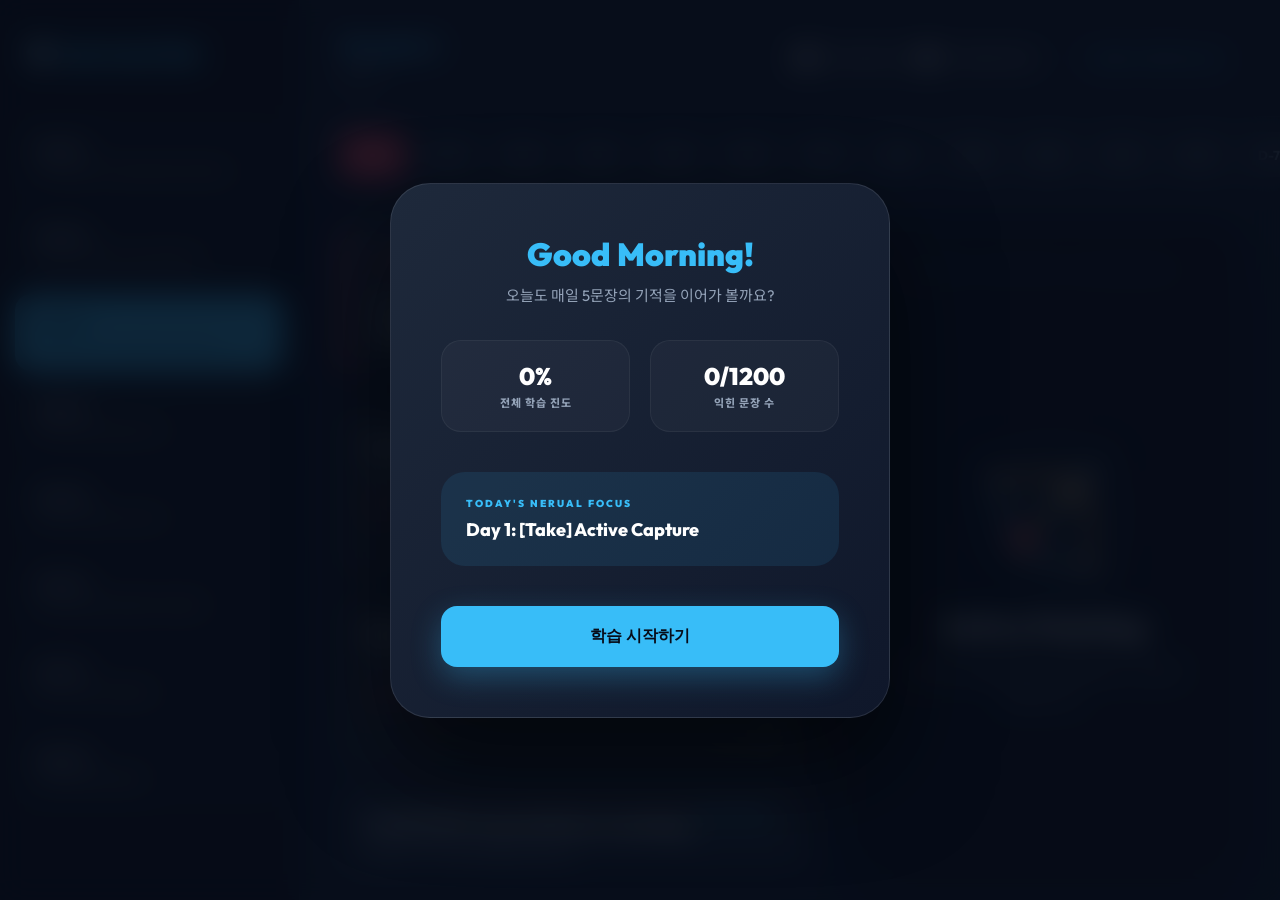
<file: master/index.html>
<!DOCTYPE html>
<html lang="ko">
<head>
    <meta charset="UTF-8">
    <meta name="viewport" content="width=device-width, initial-scale=1.0">
    <title>365 English Master Dashboard</title>
    <link rel="stylesheet" href="https://cdnjs.cloudflare.com/ajax/libs/font-awesome/6.4.0/css/all.min.css">
    <style>
        @import url('https://fonts.googleapis.com/css2?family=Outfit:wght@300;400;700;900&family=Noto+Sans+KR:wght@300;400;700;900&display=swap');

        :root {
            --primary: #38bdf8;
            --secondary: #f43f5e;
            --bg-deep: #070c18;
            --bg-main: #0f172a;
            --card-bg: #1e293b;
            --text-main: #f8fafc;
            --text-dim: #94a3b8;
        }

        * { box-sizing: border-box; margin: 0; padding: 0; }
        body {
            background-color: var(--bg-main);
            color: var(--text-main);
            font-family: 'Outfit', 'Noto Sans KR', sans-serif;
            display: flex;
            height: 100vh;
            overflow: hidden;
        }

        /* Sidebar */
        .sidebar {
            width: 300px;
            background: var(--bg-deep);
            border-right: 1px solid rgba(255,255,255,0.05);
            display: flex;
            flex-direction: column;
            flex-shrink: 0;
        }

        .logo-area {
            padding: 40px 25px;
            font-size: 24px;
            font-weight: 900;
            color: var(--primary);
            letter-spacing: -0.5px;
            display: flex;
            align-items: center;
            gap: 12px;
        }

        #month-list {
            flex: 1;
            padding: 10px 15px;
            overflow-y: auto;
        }

        .month-item {
            display: flex;
            flex-direction: column;
            padding: 18px 20px;
            border-radius: 16px;
            margin-bottom: 10px;
            background: rgba(255,255,255,0.02);
            border: 1px solid rgba(255,255,255,0.05);
            cursor: pointer;
            transition: all 0.3s cubic-bezier(0.4, 0, 0.2, 1);
        }

        .month-item:hover {
            background: rgba(56,189,248,0.08);
            border-color: var(--primary);
        }

        .month-item.active {
            background: var(--primary);
            color: var(--bg-deep);
            border-color: var(--primary);
            box-shadow: 0 10px 20px rgba(56,189,248,0.2);
        }

        .month-item span:first-child { font-size: 14px; font-weight: 800; }
        .month-item span:last-child { font-size: 11px; opacity: 0.7; margin-top: 4px; }

        /* Main Dashboard */
        .main-dashboard {
            flex: 1;
            display: flex;
            flex-direction: column;
            overflow: hidden;
        }

        header {
            padding: 30px 40px;
            display: flex;
            justify-content: space-between;
            align-items: center;
            border-bottom: 1px solid rgba(255,255,255,0.05);
        }

        .header-title h2 { font-size: 26px; font-weight: 900; color: var(--primary); }
        .header-title p { font-size: 14px; color: var(--text-dim); margin-top: 5px; font-weight: 500; }

        /* Day Selector */
        .day-selector {
            padding: 15px 40px;
            display: flex;
            gap: 10px;
            overflow-x: auto;
            white-space: nowrap;
            scrollbar-width: none;
            flex-shrink: 0;
            background: rgba(255,255,255,0.01);
        }

        .day-btn {
            min-width: 65px;
            height: 45px;
            display: flex;
            align-items: center;
            justify-content: center;
            border-radius: 12px;
            background: var(--card-bg);
            font-size: 13px;
            font-weight: 700;
            color: var(--text-dim);
            cursor: pointer;
            transition: all 0.2s;
            border: 1px solid transparent;
        }

        .day-btn.active {
            background: var(--secondary);
            color: white;
            box-shadow: 0 8px 15px rgba(244,63,94,0.3);
        }

        /* Content Sections */
        .content {
            flex: 1;
            display: flex;
            padding: 30px 40px;
            gap: 30px;
            overflow: hidden;
        }

        .learning-path {
            flex: 1.2;
            overflow-y: auto;
            padding-right: 10px;
        }

        .essence-box {
            background: linear-gradient(135deg, #1e293b 0%, #0f172a 100%);
            padding: 30px;
            border-radius: 24px;
            margin-bottom: 25px;
            border-left: 6px solid var(--secondary);
            box-shadow: 0 15px 35px rgba(0,0,0,0.2);
        }

        .essence-box h3 { font-size: 18px; color: var(--secondary); margin-bottom: 15px; letter-spacing: -0.5px; }
        .essence-box p { font-size: 20px; font-weight: 800; line-height: 1.5; color: var(--text-main); }

        .sentence-card {
            background: var(--card-bg);
            border-radius: 20px;
            padding: 25px;
            margin-bottom: 15px;
            border: 1px solid rgba(255,255,255,0.05);
            cursor: pointer;
            transition: all 0.3s;
            position: relative;
            overflow: hidden;
        }

        .sentence-card:hover { transform: translateY(-3px); border-color: var(--primary); }
        .sentence-card.active { border-color: var(--secondary); background: rgba(244,63,94,0.03); }

        .tag {
            position: absolute;
            top: 20px;
            right: 25px;
            font-size: 10px;
            font-weight: 900;
            padding: 5px 12px;
            background: rgba(56,189,248,0.1);
            color: var(--primary);
            border-radius: 20px;
            text-transform: uppercase;
            letter-spacing: 1px;
        }

        .sentence-en { font-size: 22px; font-weight: 800; margin-bottom: 10px; }
        .sentence-kr { font-size: 15px; color: var(--text-dim); margin-bottom: 8px; }
        .sentence-nuance { font-size: 13px; color: var(--secondary); font-weight: 700; }

        /* Neural Mastery Dashboard (Right) */
        .mastery-panel {
            flex: 0.8;
            background: var(--bg-deep);
            border-radius: 30px;
            display: flex;
            flex-direction: column;
            padding: 40px;
            box-shadow: 0 30px 60px rgba(0,0,0,0.5);
            position: relative;
            border: 1px solid rgba(255,255,255,0.03);
        }

        .panel-title {
            font-size: 11px;
            font-weight: 900;
            letter-spacing: 4px;
            color: #334155;
            text-align: center;
            margin-bottom: 60px;
        }

        .visual-container {
            flex: 1;
            display: flex;
            flex-direction: column;
            align-items: center;
            justify-content: center;
            text-align: center;
        }

        .v-icon {
            font-size: 100px;
            margin-bottom: 30px;
            filter: drop-shadow(0 0 30px rgba(56,189,248,0.3));
            animation: vibe 4s infinite ease-in-out;
        }

        @keyframes vibe {
            0%, 100% { transform: scale(1); }
            50% { transform: scale(1.1) rotate(5deg); }
        }

        .v-title { font-size: 28px; font-weight: 900; color: var(--text-main); margin-bottom: 15px; }
        .v-desc { font-size: 16px; color: var(--text-dim); line-height: 1.7; word-break: keep-all; }

        .neural-mapping {
            margin-top: 40px;
            width: 100%;
            padding: 25px;
            background: rgba(255,255,255,0.02);
            border-radius: 20px;
            display: none;
            animation: slideUp 0.5s ease;
        }

        @keyframes slideUp {
            from { opacity: 0; transform: translateY(20px); }
            to { opacity: 1; transform: translateY(0); }
        }

        .map-label { font-size: 10px; font-weight: 900; color: var(--primary); letter-spacing: 2px; margin-bottom: 10px; }
        .map-val { font-size: 20px; font-weight: 900; color: white; }

        .voice-btn {
            position: absolute;
            bottom: 20px;
            right: 20px;
            background: none;
            border: none;
            font-size: 22px;
            cursor: pointer;
            opacity: 0.5;
            transition: all 0.2s ease;
            line-height: 1;
            padding: 4px;
            border-radius: 8px;
        }
        .voice-btn:hover {
            opacity: 1;
            transform: scale(1.25);
            background: rgba(56,189,248,0.12);
        }
        .voice-btn.speaking {
            opacity: 1;
            animation: speakPulse 0.6s infinite alternate ease-in-out;
        }
        @keyframes speakPulse {
            from { transform: scale(1); }
            to   { transform: scale(1.3); }
        }
        .gender-badge {
            position: absolute;
            bottom: 20px;
            right: 60px;
            font-size: 11px;
            font-weight: 800;
            letter-spacing: 1px;
            opacity: 0.35;
            color: var(--text-dim);
        }

        /* Daily Briefing Modal */
        #briefing-overlay {
            position: fixed;
            top: 0; left: 0; width: 100%; height: 100%;
            background: rgba(7, 12, 24, 0.85);
            backdrop-filter: blur(15px);
            z-index: 1000;
            display: flex;
            align-items: center;
            justify-content: center;
            opacity: 0;
            visibility: hidden;
            transition: all 0.5s cubic-bezier(0.4, 0, 0.2, 1);
        }
        #briefing-overlay.active {
            opacity: 1;
            visibility: visible;
        }
        .briefing-card {
            background: linear-gradient(135deg, #1e293b 0%, #0f172a 100%);
            width: 500px;
            padding: 50px;
            border-radius: 40px;
            border: 1px solid rgba(255,255,255,0.1);
            text-align: center;
            box-shadow: 0 50px 100px rgba(0,0,0,0.6);
            transform: translateY(30px) scale(0.95);
            transition: all 0.6s cubic-bezier(0.34, 1.56, 0.64, 1);
        }
        #briefing-overlay.active .briefing-card {
            transform: translateY(0) scale(1);
        }
        .briefing-card h1 { font-size: 32px; font-weight: 900; color: var(--primary); margin-bottom: 10px; }
        .briefing-card p.sub { color: var(--text-dim); margin-bottom: 35px; font-size: 15px; }
        .stats-grid { display: grid; grid-template-columns: 1fr 1fr; gap: 20px; margin-bottom: 40px; }
        .stat-box { background: rgba(255,255,255,0.03); padding: 20px; border-radius: 20px; border: 1px solid rgba(255,255,255,0.05); }
        .stat-val { font-size: 24px; font-weight: 900; color: white; display: block; }
        .stat-lbl { font-size: 11px; font-weight: 800; color: var(--text-dim); letter-spacing: 1px; margin-top: 5px; }
        .today-focus { background: rgba(56,189,248,0.1); padding: 25px; border-radius: 24px; margin-bottom: 40px; text-align: left; }
        .focus-hdr { font-size: 10px; font-weight: 900; color: var(--primary); letter-spacing: 2px; margin-bottom: 8px; }
        .focus-title { font-size: 18px; font-weight: 800; color: white; }
        .start-btn { 
            width: 100%; padding: 20px; border-radius: 16px; border: none; 
            background: var(--primary); color: var(--bg-deep); font-size: 16px; 
            font-weight: 900; cursor: pointer; transition: all 0.3s;
            box-shadow: 0 10px 30px rgba(56,189,248,0.3);
        }
        .start-btn:hover { transform: translateY(-5px); box-shadow: 0 15px 40px rgba(56,189,248,0.5); }

        /* Progress checkmarks */
        .day-btn.completed { border: 1px solid #10b981 !important; color: #10b981 !important; position: relative; }
        .day-btn.completed::after { content: '✓'; position: absolute; top: -5px; right: -5px; background: #10b981; color: white; font-size: 8px; width: 14px; height: 14px; border-radius: 50%; display: flex; align-items: center; justify-content: center; border: 1px solid var(--bg-main); }
        .sentence-card.completed { border-left: 4px solid #10b981; background: rgba(16, 185, 129, 0.05); }

        @keyframes cardFadeIn {
            from { opacity: 0; transform: translateY(10px); }
            to { opacity: 1; transform: translateY(0); }
        }
        .sentence-card {
            animation: cardFadeIn 0.5s ease forwards;
        }

        /* Mobile Responsive */
        @media (max-width: 768px) {
            body { flex-direction: column; height: auto; overflow: visible; }
            .sidebar { width: 100%; max-height: 250px; border-right: none; border-bottom: 1px solid rgba(255,255,255,0.05); flex-shrink: 0; }
            .logo-area { padding: 20px 25px; }
            .main-dashboard { overflow: visible; }
            .content { flex-direction: column; padding: 20px; gap: 20px; }
            .mastery-panel { padding: 30px 20px; }
            .briefing-card { width: 90%; padding: 30px 20px; }
            header { padding: 20px; }
            .day-selector { padding: 10px 20px; }
            .learning-path { padding-right: 0; overflow-y: visible; }
            .essence-box { padding: 20px; }
            .stats-grid { grid-template-columns: 1fr; gap: 10px; margin-bottom: 25px; }
        }

        /* Hide Toggles & Blur */
        .right-controls {
            display: flex;
            align-items: center;
            gap: 20px;
        }
        .study-toggles {
            display: flex;
            gap: 15px;
            background: rgba(255,255,255,0.05);
            padding: 8px 15px;
            border-radius: 20px;
        }
        .toggle-label {
            display: flex;
            align-items: center;
            gap: 8px;
            cursor: pointer;
            font-size: 13px;
            font-weight: 700;
            color: var(--text-dim);
            user-select: none;
            transition: color 0.2s;
        }
        .toggle-label:hover { color: white; }
        .toggle-label input { display: none; }
        .toggle-btn {
            width: 36px;
            height: 20px;
            background: rgba(255,255,255,0.1);
            border-radius: 10px;
            position: relative;
            transition: background 0.3s;
        }
        .toggle-btn::after {
            content: '';
            position: absolute;
            top: 2px; left: 2px;
            width: 16px; height: 16px;
            background: white;
            border-radius: 50%;
            transition: transform 0.3s cubic-bezier(0.4, 0.0, 0.2, 1);
        }
        .toggle-label input:checked + .toggle-btn { background: var(--primary); }
        .toggle-label input:checked + .toggle-btn::after { transform: translateX(16px); }

        body.hide-en-mode .sentence-en {
            filter: blur(8px);
            opacity: 0.5;
            transition: all 0.3s;
        }
        body.hide-en-mode .sentence-en:hover { filter: blur(0); opacity: 1; }

        body.hide-ko-mode .sentence-kr {
            filter: blur(6px);
            opacity: 0.5;
            transition: all 0.3s;
        }
        body.hide-ko-mode .sentence-kr:hover { filter: blur(0); opacity: 1; }

        /* Star Bookmark */
        .star-btn {
            position: absolute;
            top: 15px;
            right: 80px;
            background: none;
            border: none;
            font-size: 20px;
            color: var(--text-dim);
            cursor: pointer;
            transition: all 0.2s;
            opacity: 0.3;
        }
        .star-btn:hover { opacity: 0.8; transform: scale(1.1); }
        .star-btn.starred {
            color: #fbbf24;
            opacity: 1;
            filter: drop-shadow(0 0 5px rgba(251,191,36,0.5));
        }
    </style>
</head>
<body>
    <div id="briefing-overlay">
        <div class="briefing-card">
            <h1 id="brief-welcome">Good Morning!</h1>
            <p class="sub">오늘도 매일 5문장의 기적을 이어가 볼까요?</p>
            
            <div class="stats-grid">
                <div class="stat-box">
                    <span class="stat-val" id="stat-total-progress">0%</span>
                    <span class="stat-lbl">전체 학습 진도</span>
                </div>
                <div class="stat-box">
                    <span class="stat-val" id="stat-learned-count">0/1200</span>
                    <span class="stat-lbl">익힌 문장 수</span>
                </div>
            </div>

            <div class="today-focus">
                <div class="focus-hdr">TODAY'S NERUAL FOCUS</div>
                <div class="focus-title" id="brief-today-target">Day 1: [Take] 본질 체화</div>
            </div>

            <button class="start-btn" onclick="closeBriefing()">학습 시작하기</button>
        </div>
    </div>

    <div class="sidebar">
        <div class="logo-area">💎 365 MASTER</div>
        <div id="month-list"></div>
    </div>

    <div class="main-dashboard">
        <header>
            <div class="header-title">
                <h2 id="current-month-name">Month 1</h2>
                <p id="current-day-num">Day 1</p>
            </div>
            <div class="right-controls">
                <div class="study-toggles">
                    <label class="toggle-label">
                        <input type="checkbox" id="toggle-en" onchange="document.body.classList.toggle('hide-en-mode', this.checked)">
                        <div class="toggle-btn"></div> 영어 가리기
                    </label>
                    <label class="toggle-label">
                        <input type="checkbox" id="toggle-ko" onchange="document.body.classList.toggle('hide-ko-mode', this.checked)">
                        <div class="toggle-btn"></div> 한국어 가리기
                    </label>
                </div>
                <a href="../index.html" style="color: var(--primary); font-weight: 700; text-decoration: none; border: 1px solid rgba(56,189,248,0.3); padding: 8px 16px; border-radius: 20px; font-size: 14px; transition: all 0.2s;" onmouseover="this.style.background='rgba(56,189,248,0.1)';" onmouseout="this.style.background='transparent';">← Back to 365 Course</a>
            </div>
        </header>

        <div class="day-selector" id="day-selector"></div>

        <div class="content">
            <div class="learning-path">
                <div class="essence-box">
                    <h3 id="core-verb-label">VERB: TAKE</h3>
                    <p id="governing-phrase">외부의 것을 내 의지로 '포획'하여 소유의 영역으로 끌어오다</p>
                </div>
                <div id="sentence-container"></div>
            </div>

            <div class="mastery-panel">
                <div class="panel-title">NEURAL MASTERY DASHBOARD</div>
                <div class="visual-container">
                    <div class="v-icon" id="mastery-icon">🎯</div>
                    <div class="v-title" id="mastery-title">Cognitive Capture</div>
                    <div class="v-desc" id="mastery-desc">대상을 내 소유의 영역으로 확정하는 본능적인 동사적 행위입니다.</div>
                    <div class="neural-mapping" id="neural-mapping">
                        <div class="map-label">NEURAL TARGET</div>
                        <div class="map-val" id="neural-target-val">POINT CAPTURE</div>
                    </div>
                </div>
            </div>
        </div>
    </div>

    <!-- Data files -->
    <script src="data/month1.js"></script>
    <script src="data/month2.js"></script>
    <script src="data/month3.js"></script>
    <script src="data/month4.js"></script>
    <script src="data/month5.js"></script>
    <script src="data/month6.js"></script>
    <script src="data/month7.js"></script>
    <script src="data/month8.js"></script>

    <script>
        
        // Data is now loaded from external JS files
        window.dayData = window.dayData || {};
        
        const monthInfo = [
            { id: 1, name: "Month 1", theme: "4대 핵심 동사 (Take/Get/Have/Make)" },
            { id: 2, name: "Month 2", theme: "공간과 이동 (Go/Come/Put/Set)" },
            { id: 3, name: "Month 3", theme: "인지와 감각 (Look/See/Think/Feel)" },
            { id: 4, name: "Month 4", theme: "이미지 전치사 심층 마스터" },
            { id: 5, name: "Month 5", theme: "고빈도 네이티브 청크 100" },
            { id: 6, name: "Month 6", theme: "Could/Would 정중 표현 프로토콜" },
            { id: 7, name: "Month 7", theme: "유사어 뉘앙스 정밀 튜닝" },
            { id: 8, name: "Month 8", theme: "감정·상황 상태 레이블" }
        ];

        let activeMonth = 3;
        let activeDay = 61;
        let userProgress = JSON.parse(localStorage.getItem('365_progress')) || {};
        let starredSentences = JSON.parse(localStorage.getItem('study_starred_sentences')) || {};

        function toggleStarMaster(evt, key) {
            evt.stopPropagation();
            const btn = evt.currentTarget;
            if (starredSentences[key]) {
                delete starredSentences[key];
                btn.classList.remove('starred');
                btn.innerText = '☆';
            } else {
                starredSentences[key] = true;
                btn.classList.add('starred');
                btn.innerText = '★';
            }
            localStorage.setItem('study_starred_sentences', JSON.stringify(starredSentences));
        }
        if (!userProgress.learnedSentences) userProgress.learnedSentences = {};
        if (!userProgress.completedDays) userProgress.completedDays = [];

        function escapeHTML(str) {
            if (!str) return '';
            return String(str)
                .replace(/&/g, '&amp;')
                .replace(/</g, '&lt;')
                .replace(/>/g, '&gt;')
                .replace(/"/g, '&quot;')
                .replace(/'/g, '&#39;');
        }

        function init() {
            renderMonths();
            let savedDay = parseInt(localStorage.getItem('activeDay'));
            if (isNaN(savedDay) || savedDay < 1 || savedDay > 240) {
                savedDay = 61;
            }
            activeDay = savedDay;
            activeMonth = Math.ceil(activeDay / 30) || 3;
            
            renderDays(activeMonth);
            loadDay(activeDay);
            
            // Show Briefing if not shown this session
            if (!sessionStorage.getItem('briefing_shown')) {
                showBriefing();
            }
        }

        function showBriefing() {
            const overlay = document.getElementById('briefing-overlay');
            let totalSentences = 0;
            for (const d in window.dayData) {
                if (window.dayData[d] && window.dayData[d].sentences) {
                    totalSentences += window.dayData[d].sentences.length;
                }
            }
            if (totalSentences === 0) totalSentences = 1200; // fallback

            const learnedCount = Object.keys(userProgress.learnedSentences).length;
            const progressPct = totalSentences > 0 ? Math.round((learnedCount / totalSentences) * 100) : 0;

            document.getElementById('stat-total-progress').innerText = progressPct + '%';
            document.getElementById('stat-learned-count').innerText = `${learnedCount}/${totalSentences}`;
            
            // Find next target
            let nextDay = 1;
            for(let i=1; i<=240; i++) {
                if(!userProgress.completedDays.includes(i)) {
                    nextDay = i;
                    break;
                }
            }
            const targetData = window.dayData[String(nextDay)];
            if(targetData) {
                document.getElementById('brief-today-target').innerText = `Day ${nextDay}: [${targetData.core}] ${targetData.vT}`;
            }

            overlay.classList.add('active');
        }

        function closeBriefing() {
            document.getElementById('briefing-overlay').classList.remove('active');
            sessionStorage.setItem('briefing_shown', 'true');
        }

        function saveProgress(day, sentenceIdx) {
            const key = `${day}-${sentenceIdx}`;
            if (!userProgress.learnedSentences[key]) {
                userProgress.learnedSentences[key] = true;
                
                // Check if day is completed dynamically
                let dayDone = true;
                const dailyData = window.dayData[String(day)];
                const totalDailySentences = dailyData && dailyData.sentences ? dailyData.sentences.length : 5;
                
                for(let i=0; i<totalDailySentences; i++) {
                    if(!userProgress.learnedSentences[`${day}-${i}`]) {
                        dayDone = false;
                        break;
                    }
                }
                if(dayDone && !userProgress.completedDays.includes(day)) {
                    userProgress.completedDays.push(day);
                }

                localStorage.setItem('365_progress', JSON.stringify(userProgress));
                renderDays(activeMonth); // Refresh checkmarks on buttons
            }
        }

        function renderMonths() {
            const container = document.getElementById('month-list');
            container.innerHTML = '';
            monthInfo.forEach(m => {
                const div = document.createElement('div');
                div.className = `month-item ${m.id === activeMonth ? 'active' : ''}`;
                div.innerHTML = `
                    <div style="display: flex; flex-direction: column;">
                        <span style="font-weight: 700; font-size: 0.9rem; opacity: 0.9;">${m.name}</span>
                        <span style="font-size: 0.75rem; opacity: 0.7;">${m.theme}</span>
                    </div>
                `;
                div.onclick = () => {
                    activeMonth = m.id;
                    renderMonths();
                    renderDays(activeMonth);
                    // Load the first day of the selected month
                    loadDay((activeMonth - 1) * 30 + 1);
                };
                container.appendChild(div);
            });
        }

        function renderDays(m) {
            const container = document.getElementById('day-selector');
            container.innerHTML = '';
            const start = (m - 1) * 30 + 1;
            const end = m * 30;
            for (let d = start; d <= end; d++) {
                const isCompleted = userProgress.completedDays.includes(d);
                const btn = document.createElement('div');
                btn.className = `day-btn ${d === activeDay ? 'active' : ''} ${isCompleted ? 'completed' : ''}`;
                btn.id = 'day-btn-' + d;
                btn.innerText = 'D-' + d;
                btn.onclick = () => loadDay(d);
                container.appendChild(btn);
            }
        }

        function loadDay(d) {
            activeDay = d;
            localStorage.setItem('activeDay', d);
            document.querySelectorAll('.day-btn').forEach(b => b.classList.remove('active'));
            const activeBtn = document.getElementById('day-btn-' + d);
            if (activeBtn) activeBtn.classList.add('active');

            const data = dayData[String(d)] || { governing: "Data not found", sentences: [] };
            
            document.getElementById('current-day-num').innerText = 'Day ' + d;
            document.getElementById('current-month-name').innerText = monthInfo[Math.ceil(d/30)-1].name;
            document.getElementById('core-verb-label').innerText = 'VERB: ' + (data.core || '???').toUpperCase();
            document.getElementById('governing-phrase').innerText = data.governing;
            // Add core verb deep link
            const verbLabel = document.getElementById('core-verb-label');
            if (verbLabel) {
                const coreVerb = (data.core || '').toLowerCase();
                // remove existing link if any
                const existingLink = document.getElementById('verb-deep-link');
                if (existingLink) existingLink.remove();
                
                if (coreVerb) {
                    const link = document.createElement('a');
                    link.id = 'verb-deep-link';
                    link.href = `../index.html?view=verbs&verb=${coreVerb}`;
                    link.target = '_top';
                    link.style = 'margin-left: 15px; font-size: 12px; color: var(--primary); text-decoration: none; border: 1px solid rgba(56,189,248,0.3); padding: 4px 10px; border-radius: 12px; transition: all 0.2s;';
                    link.innerHTML = `💡 ${coreVerb.toUpperCase()} 인지문법 설명 보기`;
                    link.onmouseover = function() { this.style.background = 'rgba(56,189,248,0.1)'; };
                    link.onmouseout = function() { this.style.background = 'transparent'; };
                    verbLabel.appendChild(link);
                }
            }

            // Mastery Box Default
            document.getElementById('mastery-icon').innerText = data.v || "✨";
            document.getElementById('mastery-title').innerText = data.vT || "Essence Discovery";
            document.getElementById('mastery-desc').innerText = data.vD || "지각과 인지의 신경망을 고도화하는 과정입니다.";
            document.getElementById('neural-mapping').style.display = 'none';

            // Sentences
            const container = document.getElementById('sentence-container');
            container.innerHTML = '';
            (data.sentences || []).forEach((s, idx) => {
                const gender = s.g === 'M' ? 'M' : 'F';
                const genderLabel = gender === 'M' ? 'MALE' : 'FEMALE';
                const text = s.txt || s.en || '';
                const isLearned = userProgress.learnedSentences[`${d}-${idx}`];

                const safeText = escapeHTML(text);
                const safeKr = escapeHTML(s.t || s.kr);
                const safeNuance = escapeHTML(s.n || '신경망 매핑 활성화');
                const safeET = escapeHTML(s.eT || 'Target');

                const card = document.createElement('div');
                card.className = `sentence-card ${isLearned ? 'completed' : ''}`;
                card.innerHTML = `
                    <div class="tag">${safeET}</div>
                    <div class="sentence-en" style="padding-right:40px">${safeText}</div>
                    <div class="sentence-kr">${safeKr}</div>
                    <div class="sentence-nuance" style="padding-bottom:36px">${safeNuance}</div>
                    <div class="gender-badge">${genderLabel}</div>
                    <button class="star-btn ${starredSentences[d+'-'+idx] ? 'starred' : ''}" onclick="toggleStarMaster(event, '${d}-${idx}')" title="오답 노트에 저장">${starredSentences[d+'-'+idx] ? '★' : '☆'}</button>
                    <button id="voice-btn-${d}-${idx}" class="voice-btn" title="${genderLabel} 네이티브 스피치 재생" onclick="event.stopPropagation(); saveProgress(${d}, ${idx}); this.closest('.sentence-card').classList.add('completed'); speakSentence('${text.replace(/'/g, "\\'").replace(/"/g, '&quot;')}', '${gender}', 'voice-btn-${d}-${idx}');">🔊</button>
                `;
                card.onclick = () => {
                    saveProgress(d, idx);
                    card.classList.add('completed');
                    document.querySelectorAll('.sentence-card').forEach(c => c.classList.remove('active'));
                    card.classList.add('active');
                    
                    const mTitle = document.getElementById('mastery-title');
                    const mDesc = document.getElementById('mastery-desc');
                    const mapping = document.getElementById('neural-mapping');
                    const targetVal = document.getElementById('neural-target-val');
                    const mIcon = document.getElementById('mastery-icon');

                    mapping.style.display = 'none';
                    mTitle.style.opacity = '0';
                    mDesc.style.opacity = '0';
                    mIcon.style.transform = 'scale(0.8)';
                    void mapping.offsetWidth;

                    mTitle.innerText = s.eT || "Neural Mapping";
                    mDesc.innerText = s.eD || s.n || "지각의 본질을 파고듭니다.";
                    targetVal.innerText = (s.eT || "MAPPING").toUpperCase();

                    mapping.style.display = 'block';
                    mapping.style.animation = 'none';
                    void mapping.offsetWidth;
                    mapping.style.animation = 'slideUp 0.5s ease forwards';
                    
                    mTitle.style.transition = 'opacity 0.4s ease';
                    mDesc.style.transition = 'opacity 0.4s ease';
                    mIcon.style.transition = 'transform 0.3s cubic-bezier(0.175, 0.885, 0.32, 1.275)';
                    
                    mTitle.style.opacity = '1';
                    mDesc.style.opacity = '1';
                    mIcon.style.transform = 'scale(1.1) rotate(5deg)';
                    setTimeout(() => { mIcon.style.transform = ''; }, 300);
                };
                container.appendChild(card);
            });
        }

        init();

        // ── Voice Engine ──────────────────────────────────────────
        let voiceCache = null;

        function loadVoices() {
            return new Promise(resolve => {
                let voices = speechSynthesis.getVoices();
                if (voices.length) { resolve(voices); return; }
                speechSynthesis.onvoiceschanged = () => resolve(speechSynthesis.getVoices());
            });
        }

        function pickVoice(voices, gender) {
            const en = voices.filter(v => v.lang.startsWith('en'));
            // Prefer voices whose name contains obvious gender keywords
            const maleKw   = ['male', 'man', 'guy', 'daniel', 'alex', 'david', 'fred', 'mark', 'tom', 'aaron', 'arthur', 'oliver', 'james', 'rishi'];
            const femaleKw = ['female', 'woman', 'girl', 'samantha', 'victoria', 'kate', 'karen', 'emma', 'alice', 'martha', 'moira', 'fiona', 'sandy', 'stephanie'];
            const kw = gender === 'M' ? maleKw : femaleKw;
            const match = en.find(v => kw.some(k => v.name.toLowerCase().includes(k)));
            if (match) return match;
            // Fallback: alternate by gender flag (M=even index, F=odd)
            const half = Math.ceil(en.length / 2);
            const pool = gender === 'M' ? en.slice(0, half) : en.slice(half);
            return pool[0] || en[0] || voices[0];
        }

        async function speakSentence(text, gender, btnId) {
            if (!('speechSynthesis' in window)) return;
            window.speechSynthesis.cancel();

            // Animate the clicked button
            const allBtns = document.querySelectorAll('.voice-btn');
            allBtns.forEach(b => b.classList.remove('speaking'));
            
            // Find the specific button by ID, fallback to text matching if ID not provided
            let btn = btnId ? document.getElementById(btnId) : null;
            if (!btn) {
                btn = [...allBtns].find(b => {
                    const card = b.closest('.sentence-card');
                    return card && card.querySelector('.sentence-en') && card.querySelector('.sentence-en').textContent.trim() === text.trim();
                });
            }
            if (btn) btn.classList.add('speaking');

            if (!voiceCache) voiceCache = await loadVoices();
            const voice = pickVoice(voiceCache, gender);

            const utt = new SpeechSynthesisUtterance(text);
            utt.lang = voice ? voice.lang : 'en-US';
            utt.voice = voice || null;
            utt.rate  = 0.90;   // slightly slower for native clarity
            utt.pitch = gender === 'M' ? 0.85 : 1.15;
            utt.volume = 1;
            utt.onend = () => { if (btn) btn.classList.remove('speaking'); };
            utt.onerror = () => { if (btn) btn.classList.remove('speaking'); };
            window.speechSynthesis.speak(utt);
        }
        // ─────────────────────────────────────────────────────────
    </script>
</body>
</html>
</file>
